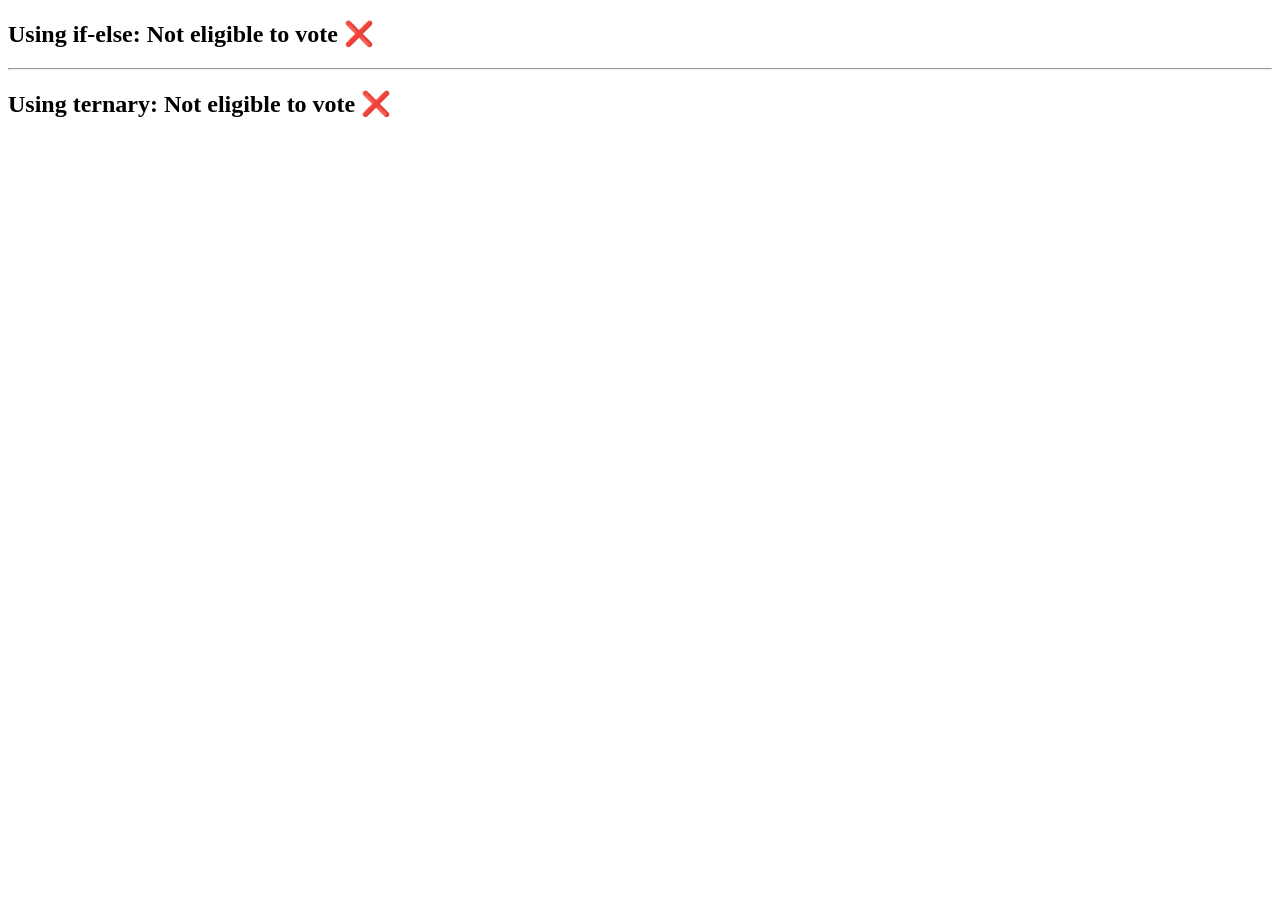
<file: index.html>
<!DOCTYPE html>
<html>
<head>
    <title>Age Eligibility Checker</title>
</head>
<body>
    <script>
        
        let age1 = prompt("Enter your age for if-else check:");
        age1 = Number(age1); 

        if (age1 >= 18) {
            alert("You are eligible to vote!");
            document.write("<h2>Using if-else: Eligible to vote ✅</h2>");
        } else {
            alert("You are NOT eligible to vote.");
            document.write("<h2>Using if-else: Not eligible to vote ❌</h2>");
        }

        document.write("<hr>"); 

        
        let age2 = prompt("Enter your age for ternary check:");
        age2 = Number(age2);

        let message = (age2 >= 18) 
            ? "Using ternary: Eligible to vote ✅" 
            : "Using ternary: Not eligible to vote ❌";

        alert(message);
        document.write("<h2>" + message + "</h2>");
    </script>
</body>
</html>
</file>
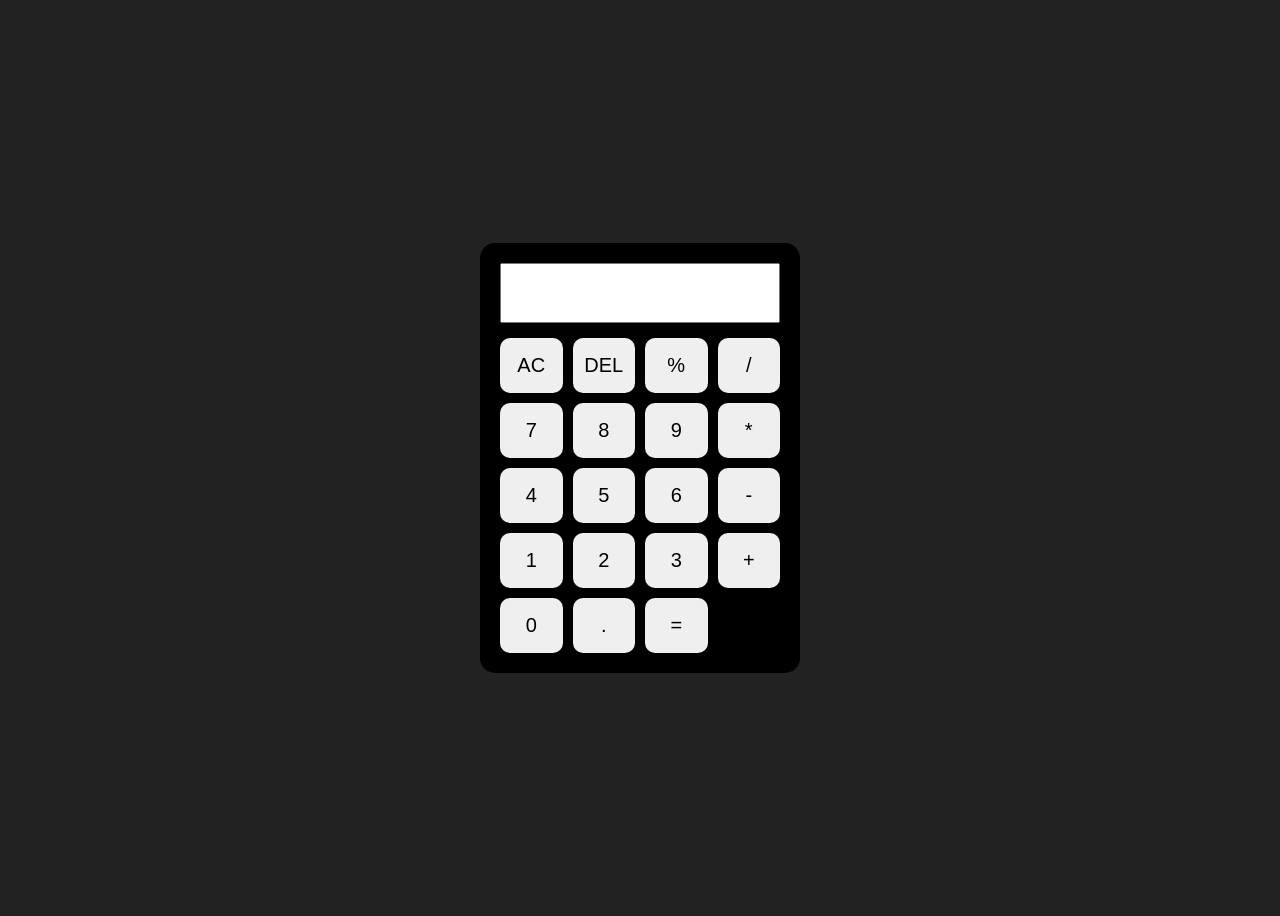
<file: calculator.html>
<!DOCTYPE html>
<html>
<head>
    <title>Calculator</title>

    <style>
        body {
            background:#222;
            display: flex;
            justify-content: center;
            align-items: center;
            height: 100vh;
            font-family: Arial;
        }

        .calculator {
            background: black;
            padding: 20px;
            border-radius: 15px;
            width: 280px;
        }

        input {
            width: 100%;
            height: 60px;
            font-size: 25px;
            text-align: right;
            margin-bottom: 15px;
            box-sizing: border-box;
        }

        .buttons {
            display: grid;
            grid-template-columns: repeat(4, 1fr);
            gap: 10px;
        }

        button {
            height: 55px;
            font-size: 20px;
            border: none;
            border-radius: 10px;
            cursor: pointer;
        }

        button:hover {
            background: orange;
        }
    </style>
</head>

<body>

    <div class="calculator">

        <input type="text" id="display" readonly>

        <div class="buttons">
            <button onclick="clearDisplay()">AC</button>
            <button onclick="deleteNum()">DEL</button>
            <button onclick="addValue('%')">%</button>
            <button onclick="addValue('/')">/</button>

            <button onclick="addValue('7')">7</button>
            <button onclick="addValue('8')">8</button>
            <button onclick="addValue('9')">9</button>
            <button onclick="addValue('*')">*</button>

            <button onclick="addValue('4')">4</button>
            <button onclick="addValue('5')">5</button>
            <button onclick="addValue('6')">6</button>
            <button onclick="addValue('-')">-</button>

            <button onclick="addValue('1')">1</button>
            <button onclick="addValue('2')">2</button>
            <button onclick="addValue('3')">3</button>
            <button onclick="addValue('+')">+</button>

            <button onclick="addValue('0')">0</button>
            <button onclick="addValue('.')">.</button>
            <button onclick="calculate()">=</button>
        </div>

    </div>

    <script>
        let display = document.getElementById("display");

        function addValue(value) {
            display.value += value;
        }

        function clearDisplay() {
            display.value = "";
        }

        function deleteNum() {
            display.value = display.value.slice(0, -1);
        }

        function calculate() {
            try {
                display.value = eval(display.value);
            }
            catch {
                display.value = "Error";
            }
        }
    </script>

</body>
</html>
</file>
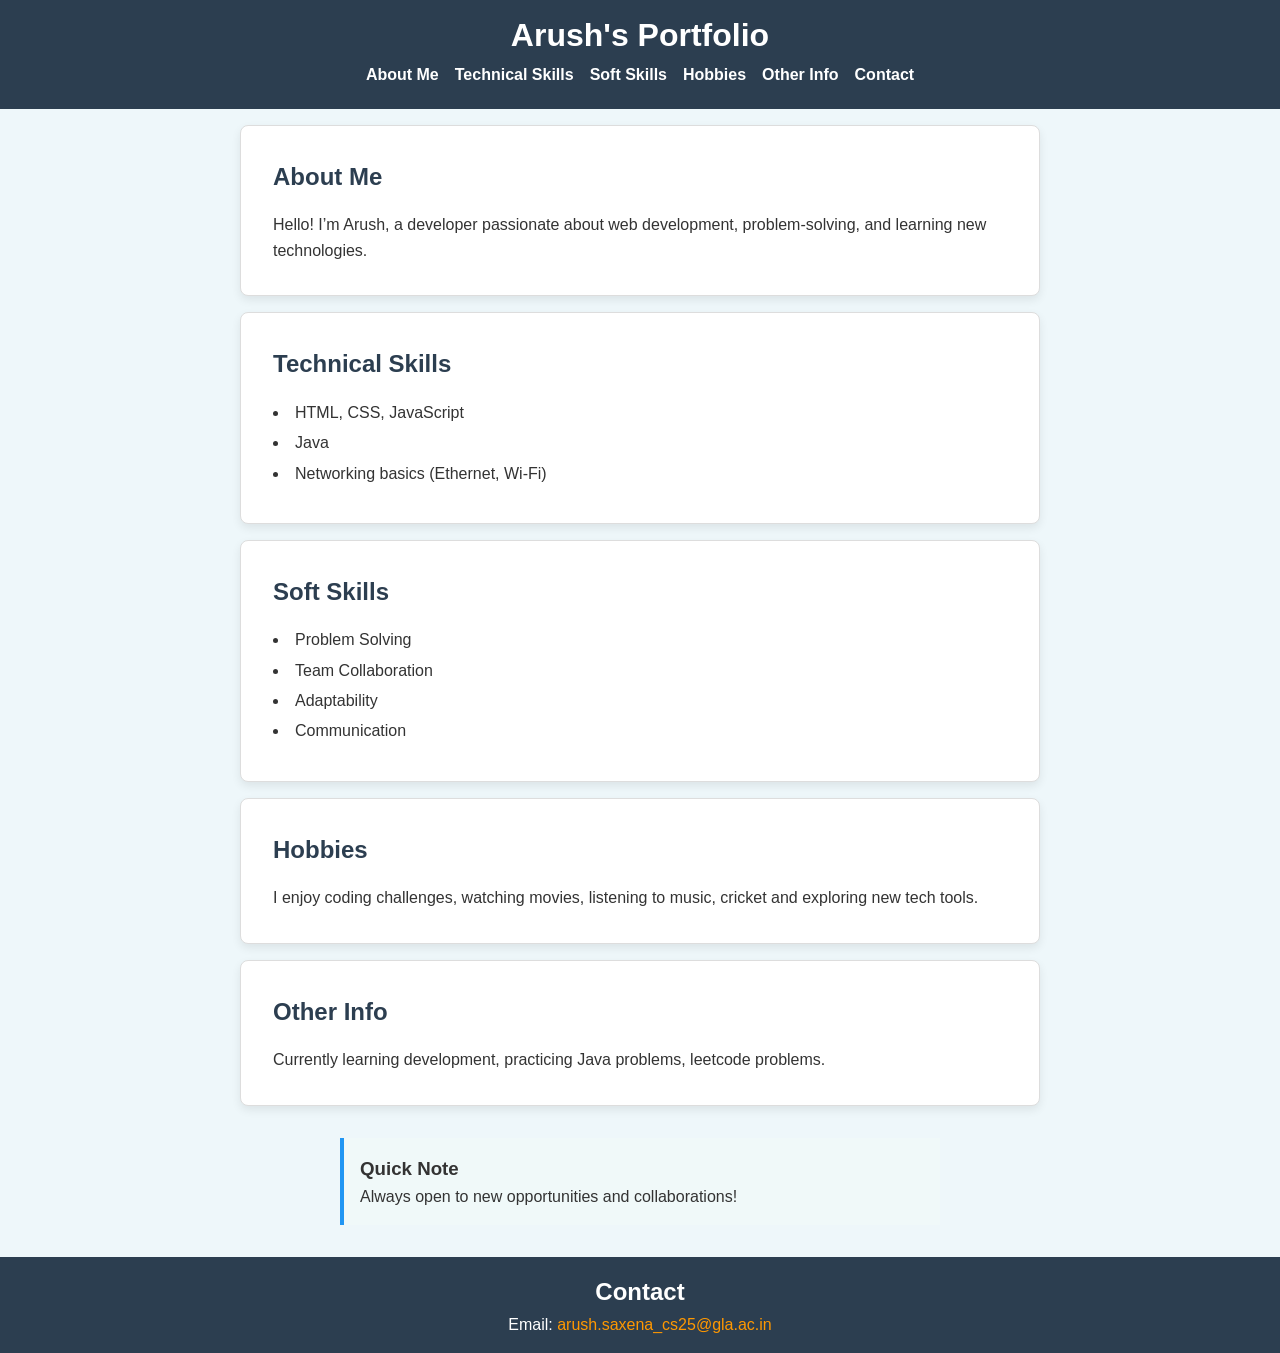
<file: portfolio.html>
<!DOCTYPE html>
<html lang="en">
<head>
  <meta charset="UTF-8">
  <meta name="viewport" content="width=device-width, initial-scale=1.0">
  <title>My Portfolio</title>
  <link rel="stylesheet" href="portfolio.css">
</head>
<body>
  <header>
    <h1>Arush's Portfolio</h1>
    <nav>
      <ul>
        <li><a href="#about">About Me</a></li>
        <li><a href="#technical">Technical Skills</a></li>
        <li><a href="#soft">Soft Skills</a></li>
        <li><a href="#hobbies">Hobbies</a></li>
        <li><a href="#other">Other Info</a></li>
        <li><a href="#contact">Contact</a></li>
      </ul>
    </nav>
  </header>

  <main>
    <section id="about">
      <h2>About Me</h2>
      <p>Hello! I’m Arush, a developer passionate about web development, problem-solving, and learning new technologies.</p>
    </section>

    <section id="technical">
      <h2>Technical Skills</h2>
      <article>
        <ul>
          <li>HTML, CSS, JavaScript</li>
          <li>Java </li>
          <li>Networking basics (Ethernet, Wi-Fi)</li>
        </ul>
      </article>
    </section>

    <section id="soft">
      <h2>Soft Skills</h2>
      <article>
        <ul>
          <li>Problem Solving</li>
          <li>Team Collaboration</li>
          <li>Adaptability</li>
          <li>Communication</li>
        </ul>
      </article>
    </section>

    <section id="hobbies">
      <h2>Hobbies</h2>
      <article>
        <p>I enjoy coding challenges, watching movies, listening to music, cricket and exploring new tech tools.</p>
      </article>
    </section>

    <section id="other">
      <h2>Other Info</h2>
      <article>
        <p>Currently learning development, practicing Java problems, leetcode problems.</p>
      </article>
    </section>

    <aside>
      <h3>Quick Note</h3>
      <p>Always open to new opportunities and collaborations!</p>
    </aside>
  </main>

  <footer id="contact">
    <h2>Contact</h2>
    <p>Email: <a href="mailto:arush.saxena_cs25@gla.ac.in">arush.saxena_cs25@gla.ac.in</a></p>
  </footer>
</body>
</html>
</file>
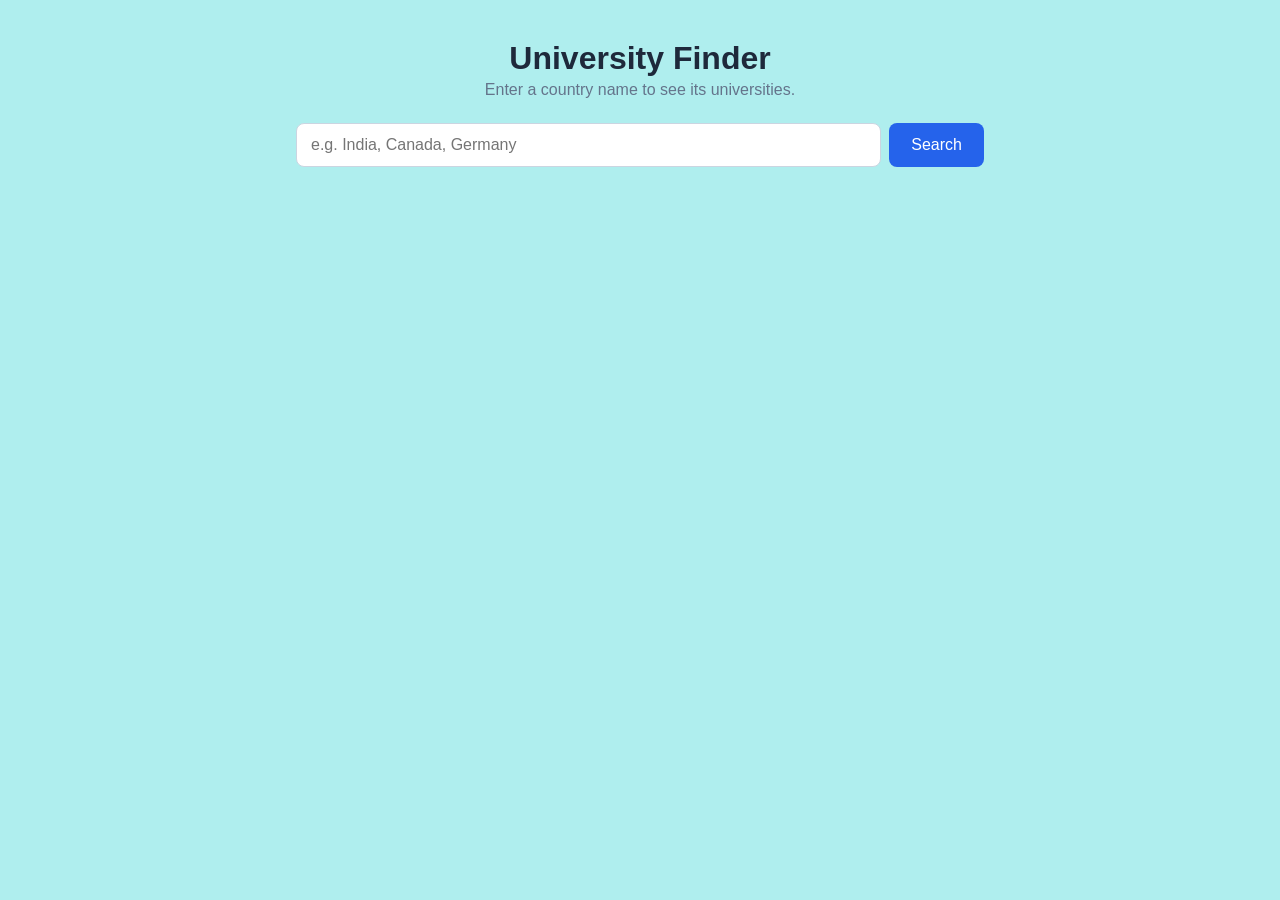
<file: university.html>
<!DOCTYPE html>
<html lang="en">
<head>
  <meta charset="UTF-8" />
  <meta name="viewport" content="width=device-width, initial-scale=1.0" />
  <title>University Finder</title>
  <link rel="stylesheet" href="style.css" />
</head>
<body>
  <main class="container">
    <h1>University Finder</h1>
    <p class="subtitle">Enter a country name to see its universities.</p>

    <form id="search-form">
      <input
        type="text"
        id="country-input"
        placeholder="e.g. India, Canada, Germany"
        autocomplete="off"
      />
      <button type="submit">Search</button>
    </form>

    <p id="message" class="message"></p>
    <ul id="results" class="results"></ul>
  </main>

  <script src="script.js"></script>
</body>
</html>
</file>
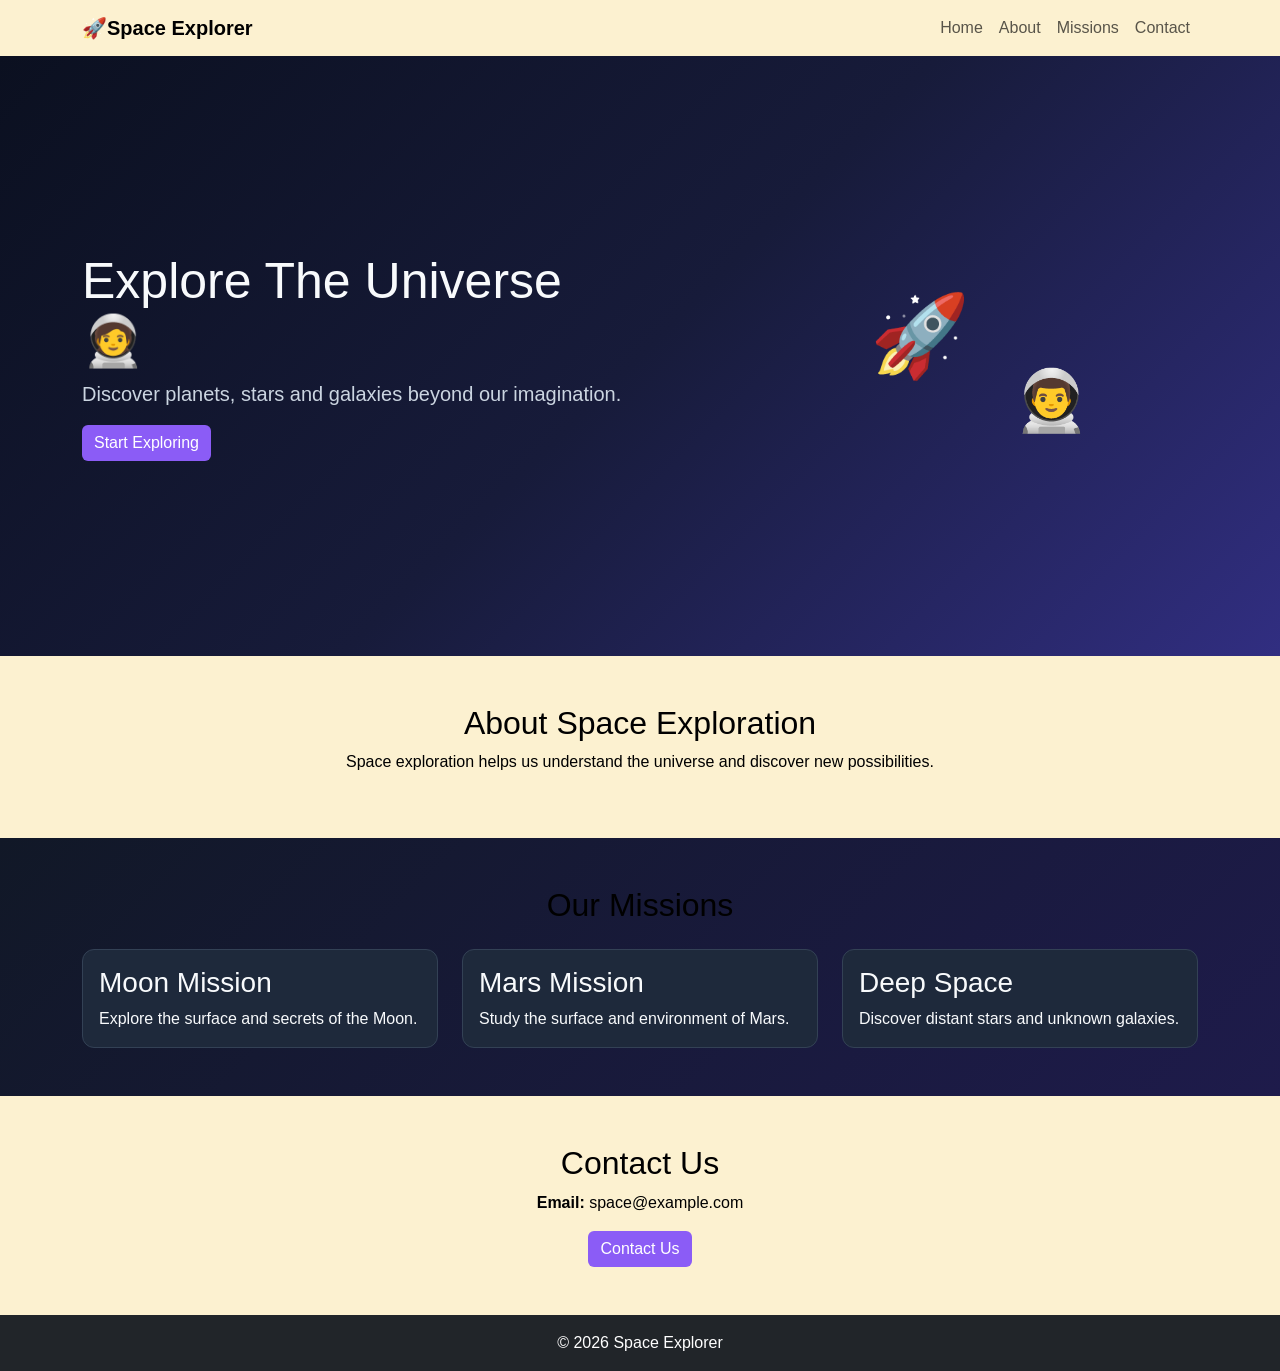
<file: userinterface.html>
<!DOCTYPE html>
<html lang="en">
<head>
    <meta charset="UTF-8">
    <meta name="viewport" content="width=device-width, initial-scale=1.0">

    <title>Space Explorer</title>

    <!-- Bootstrap CSS -->
    <link
        href="https://cdn.jsdelivr.net/npm/bootstrap@5.3.3/dist/css/bootstrap.min.css"
        rel="stylesheet">

    <!-- External CSS -->
    <link rel="stylesheet" href="userinterface.css">
</head>

<body>
   
    <!-- Navigation Bar -->

    <nav class="navbar navbar-expand-lg navbar-light">

        <div class="container">

            <a class="navbar-brand" href="#">
                🚀<b>Space Explorer</b>
            </a>

            <button
                class="navbar-toggler"
                type="button"
                data-bs-toggle="collapse"
                data-bs-target="#navbarNav">

                <span class="navbar-toggler-icon"></span>

            </button>


            <div class="collapse navbar-collapse" id="navbarNav">

                <ul class="navbar-nav ms-auto">

                    <li class="nav-item">
                        <a class="nav-link" href="#home">Home</a>
                    </li>

                    <li class="nav-item">
                        <a class="nav-link" href="#about">About</a>
                    </li>

                    <li class="nav-item">
                        <a class="nav-link" href="#missions">Missions</a>
                    </li>

                    <li class="nav-item">
                        <a class="nav-link" href="#contact">Contact</a>
                    </li>

                </ul>

            </div>

        </div>

    </nav>


    <!-- Landing Page -->

    <section id="home" class="hero">

        <div class="container">

            <div class="row align-items-center">

                <!-- Left Side -->

                <div class="col-md-6 text-center text-md-start">

                    <h1>Explore The Universe 🧑‍🚀</h1>

                    <p>
                        Discover planets, stars and galaxies
                        beyond our imagination.
                    </p>

                    <button class="btn btn-primary">
                        Start Exploring
                    </button>

                </div>


                <!-- Right Side -->

                <div class="col-md-6 text-center">

                    <div class="space">

                        <div class="rocket">
                            🚀
                        </div>

                        <div class="astronaut">
                            👨‍🚀
                        </div>

                    </div>

                </div>

            </div>

        </div>

    </section>


    <!-- About Section -->

    <section id="about" class="container py-5">

        <h2 class="text-center">
            About Space Exploration
        </h2>

        <p class="text-center">
            Space exploration helps us understand the universe
            and discover new possibilities.
        </p>

    </section>


    <!-- Missions Section -->

    <section id="missions" class="missions py-5">

        <div class="container">

            <h2 class="text-center mb-4">
                Our Missions
            </h2>


            <div class="row g-4">

                <div class="col-md-4">

                    <div class="card mission-card">

                        <div class="card-body">

                            <h3 class="card-title">
                                Moon Mission
                            </h3>

                            <p class="card-text">
                                Explore the surface and secrets
                                of the Moon.
                            </p>

                        </div>

                    </div>

                </div>


                <div class="col-md-4">

                    <div class="card mission-card">

                        <div class="card-body">

                            <h3 class="card-title">
                                Mars Mission
                            </h3>

                            <p class="card-text">
                                Study the surface and environment
                                of Mars.
                            </p>

                        </div>

                    </div>

                </div>


                <div class="col-md-4">

                    <div class="card mission-card">

                        <div class="card-body">

                            <h3 class="card-title">
                                Deep Space
                            </h3>

                            <p class="card-text">
                                Discover distant stars and
                                unknown galaxies.
                            </p>

                        </div>

                    </div>

                </div>

            </div>

        </div>

    </section>


    <!-- Contact Section -->

    <section id="contact" class="container text-center py-5">

        <h2>Contact Us</h2>

        <p>
            <b>Email:</b> space@example.com
        </p>

        <button class="btn btn-success">
            Contact Us
        </button>

    </section>


    <!-- Footer -->

    <footer class="bg-dark text-white text-center p-3">

        <p class="mb-0">
            &copy; 2026 Space Explorer
        </p>

    </footer>


    <!-- Bootstrap JavaScript -->

    <script
        src="https://cdn.jsdelivr.net/npm/bootstrap@5.3.3/dist/js/bootstrap.bundle.min.js">
    </script>

</body>
</html>
</file>
<file: portfolio.css>
/* General Reset */
* {
  margin: 0;
  padding: 0;
  box-sizing: border-box;
}

body {
  font-family: Arial, sans-serif;
  line-height: 1.6;
  background: #eef7fa; /* soft sky blue */
  color: #333;
}

/* Header */
header {
  background: #2c3e50; /* navy blue */
  color: #fff;
  padding: 1rem;
  text-align: center;
}

header h1 {
  margin-bottom: 0.5rem;
  font-size: 2rem;   /* reduced size */
  line-height: 1.2;  /* compact spacing */
}

nav ul {
  list-style: none;
  display: flex;
  justify-content: center;
  gap: 1rem;
}

nav a {
  color: #fff;
  text-decoration: none;
  font-weight: bold;
  transition: color 0.3s ease;
}

nav a:hover {
  color: #ff9800;
}

/* Sections */
section {
  padding: 2rem;
  margin: 1rem auto;
  max-width: 800px;
  background: #fff;
  border-radius: 8px;
  border: 1px solid #ddd;
  box-shadow: 0 4px 10px rgba(0,0,0,0.08);
}

section h2 {
  margin-bottom: 1rem;
  color: #2c3e50;
}

/* Lists */
ul {
  list-style-position: inside; /* bullets closer to text */
  padding-left: 0;
  margin-left: 0;
}

li {
  margin-bottom: 0.3rem; /* tighter spacing */
}

/* Aside */
aside {
  background: #f0f9f9;
  padding: 1rem;
  margin: 2rem auto;
  max-width: 600px;
  border-left: 4px solid #2196f3;
}

/* Footer */
footer {
  background: #2c3e50;
  color: #fff;
  text-align: center;
  padding: 1rem;
}

footer a {
  color: #ff9800;
  text-decoration: none;
}
</file>
<file: style.css>
* {
  box-sizing: border-box;
}

body {
  margin: 0;
  font-family: "Segoe UI", Arial, sans-serif;
  background:paleturquoise;
  color: #1e293b;
}

.container {
  max-width: 720px;
  margin: 40px auto;
  padding: 0 16px;
}

h1 {
  margin-bottom: 4px;
  text-align: center;
}

.subtitle {
  text-align: center;
  color: #64748b;
  margin-top: 0;
}

#search-form {
  display: flex;
  gap: 8px;
  margin: 24px 0 12px;
}

#country-input {
  flex: 1;
  padding: 12px 14px;
  font-size: 16px;
  border: 1px solid #cbd5e1;
  border-radius: 8px;
  outline: none;
}

#country-input:focus {
  border-color: #2563eb;
}

button {
  padding: 12px 22px;
  font-size: 16px;
  border: none;
  border-radius: 8px;
  background: #2563eb;
  color: #fff;
  cursor: pointer;
}

button:hover {
  background: #1d4ed8;
}

button:disabled {
  background: #94a3b8;
  cursor: not-allowed;
}

.message {
  text-align: center;
  min-height: 24px;
  color: #475569;
}

.message.error {
  color: #dc2626;
}

.results {
  list-style: none;
  padding: 0;
  margin: 0;
}

.results li {
  background: #fff;
  border-radius: 8px;
  padding: 14px 16px;
  margin-bottom: 10px;
  box-shadow: 0 1px 3px rgba(0, 0, 0, 0.08);
}

.results .name {
  font-weight: 600;
  margin-bottom: 4px;
}

.results a {
  color: #2563eb;
  text-decoration: none;
  word-break: break-all;
}

.results a:hover {
  text-decoration: underline;
}
</file>
<file: userinterface.css>
body {
    margin: 0;
    font-family: Arial, sans-serif;
    background-color: #FCF1D0;
    color: black;
}


/* Navigation Hover Transition */
.navbar {
    background-color: #FCF1D0 !important;
}

.nav-link {
    transition: 0.3s;
}

.nav-link:hover {
    color: #8B5CF6 !important;
    transform: scale(1.1);
}


/* Landing Page */

.hero {
    background: linear-gradient(135deg, #0B1020, #171B3A, #312E81);
    color: white;
    min-height: 600px;

    display: flex;
    align-items: center;
}


/* Hero Heading */

.hero h1 {
    font-size: 50px;
    color: #F8FAFC;
}

.hero p {
    font-size: 20px;
    color: #CBD5E1;
}


/* Space Area */

.space {
    position: relative;
    height: 400px;
}


/* Rocket */

.rocket {
    position: absolute;
    font-size: 80px;

    left: 40%;
    top: 30%;

    animation: rocketMove 4s infinite;
}


/* Astronaut */

.astronaut {
    position: absolute;
    font-size: 60px;

    right: 20%;
    top: 50%;

    animation: astronautFloat 3s infinite;
}


/* Rocket Keyframe Animation */

@keyframes rocketMove {

    0% {
        transform: translate(0, 100px) rotate(-8deg);
    }

    50% {
        transform: translate(50px, -50px) rotate(10deg);
    }

    100% {
        transform: translate(0, 100px) rotate(-10deg);
    }

}


/* Astronaut Keyframe Animation */

@keyframes astronautFloat {

    0% {
        transform: translateY(0);
    }

    50% {
        transform: translateY(-30px);
    }

    100% {
        transform: translateY(0);
    }

}


/* Missions */

.missions {
    background: linear-gradient(135deg, #111827, #1E1B4B);
}


/* Mission Cards */

.mission-card {
    height: 100%;
    background-color: #1E293B;
    color: #F8FAFC;
    border: 1px solid #334155;
    border-radius: 12px;

    transition: 0.3s;
}

.mission-card:hover {
    transform: translateY(-10px);
    border-color: #67E8F9;
    box-shadow: 0 10px 30px rgba(103, 232, 249, 0.2);
}


/* Buttons */

button,
.btn {
     background-color: #8B5CF6;
    color: white;
    border: none;
    transition: 0.3s;
}

button:hover,
.btn:hover {
     background-color: #06B6D4;
    color: #0B1020;

}


/* Mobile Responsive */

@media screen and (max-width: 768px) {

    .hero {
        min-height: auto;
        padding: 80px 0;
    }

    .hero h1 {
        font-size: 35px;
    }

    .hero p {
        font-size: 18px;
    }

    .space {
        height: 300px;
        margin-top: 30px;
    }

    .rocket {
        font-size: 60px;
    }

    .astronaut {
        font-size: 45px;
    }

}
</file>
